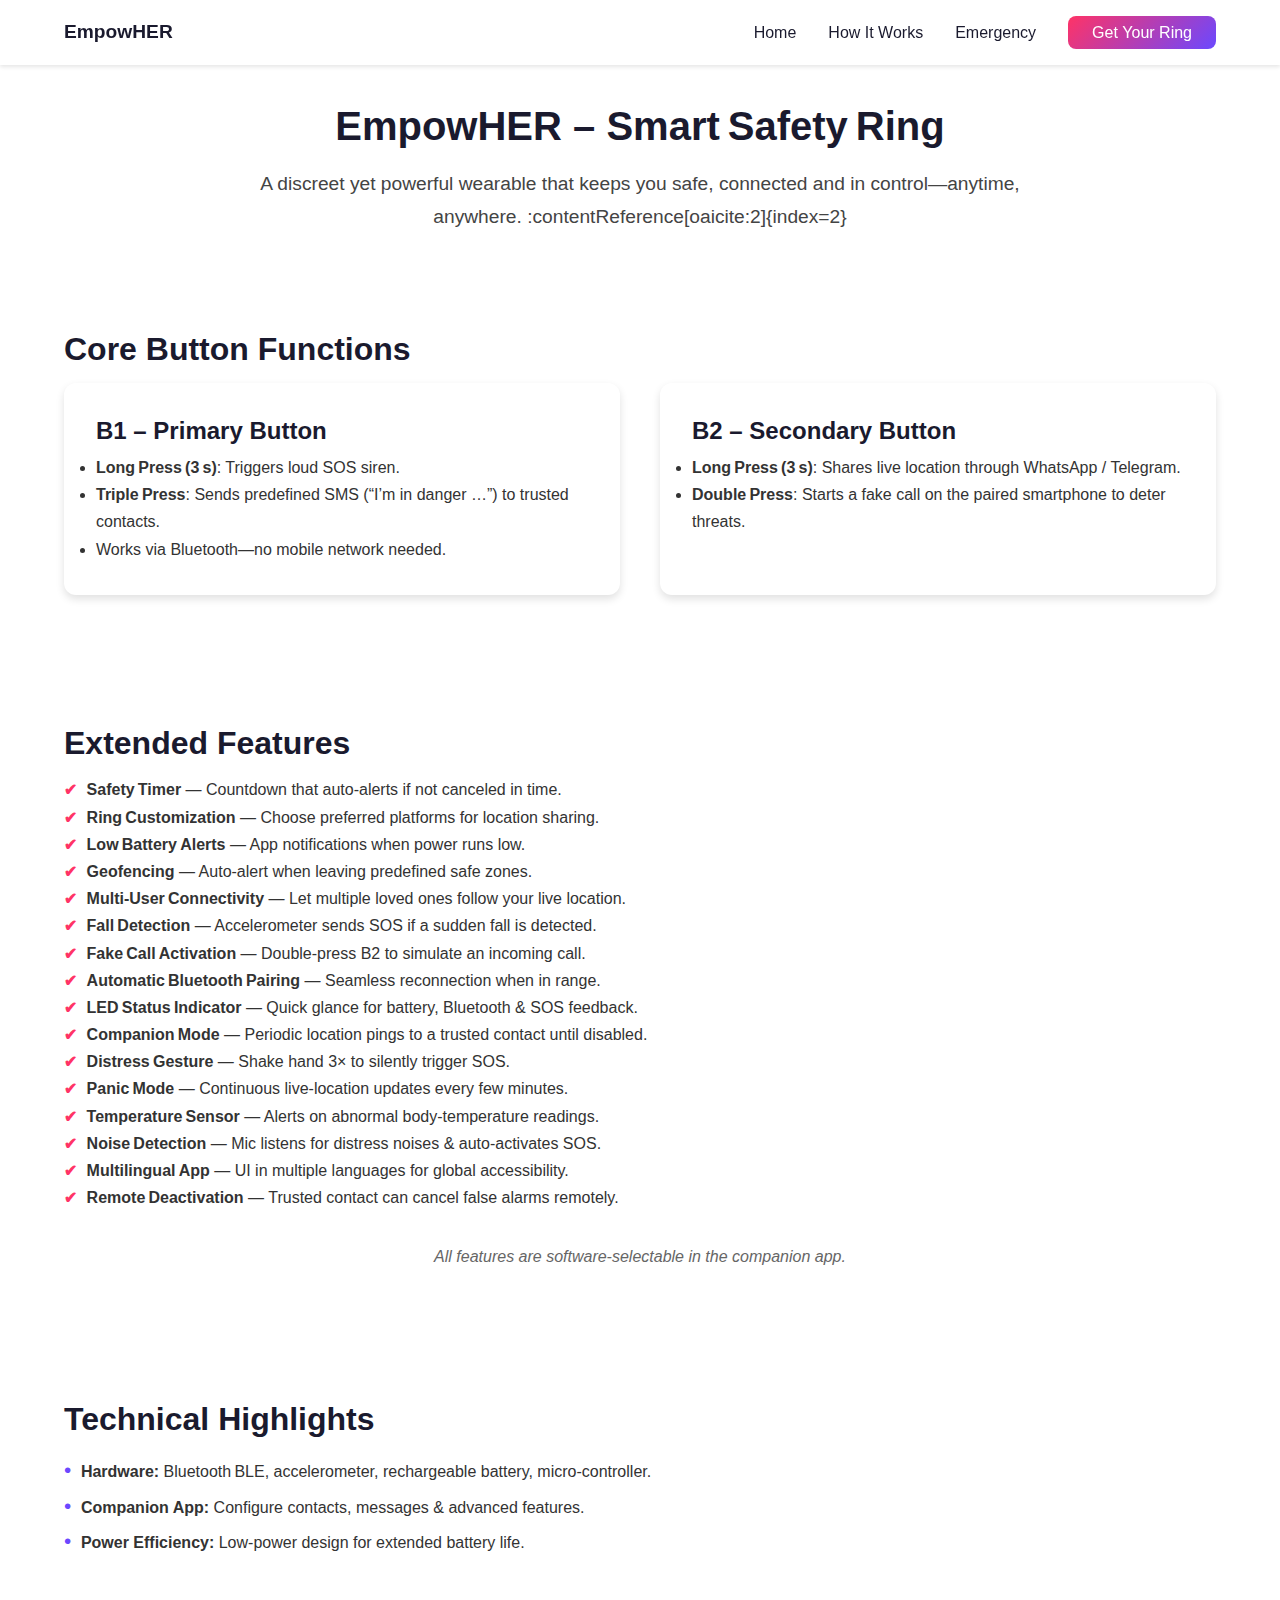
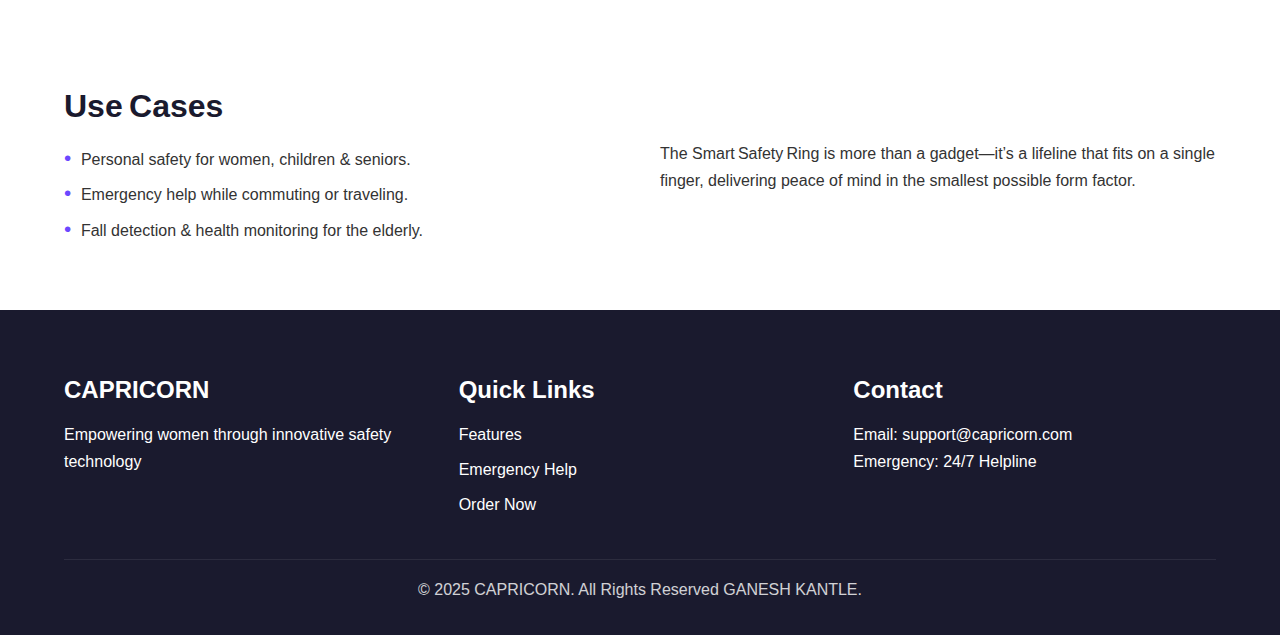
<file: files/features.html>
<!DOCTYPE html>
<html lang="en">
<head>
  <meta charset="UTF-8" />
  <meta name="viewport" content="width=device-width, initial-scale=1.0" />
  <title>Features</title>

  <!-- Theme stylesheet (reuse variables + header/nav styles you built earlier) -->
  <link rel="stylesheet" href="/styles/features.css" />
</head>
<body class="features-page">

<header class="main-header">
  <nav class="primary-nav">
    <div class="logo">
      <a href="/index.html">EmpowHER</a>
    </div>

    <!-- invisible checkbox drives the menu -->
    <input type="checkbox" id="nav-toggle" class="nav-toggle" aria-label="Open menu">

    <!-- hamburger icon -->
    <label for="nav-toggle" class="hamburger" aria-hidden="true">
      <span></span><span></span><span></span>
    </label>

    <!-- links -->
    <ul class="nav-links">
      <li><a href="/index.html">Home</a></li>
      <li><a href="/index.html">How&nbsp;It&nbsp;Works</a></li>
      <li><a href="/files/emergency.html">Emergency</a></li>
      <li><a href="/index.html" class="cta-button">Get&nbsp;Your&nbsp;Ring</a></li>
    </ul>
  </nav>
</header>

  <main class="page-main">

    <!-- ---------- Intro / Hero ---------- -->
    <section class="hero">
      <div class="container">
        <h1>EmpowHER – Smart Safety Ring</h1>
        <p class="lead">
          A discreet yet powerful wearable that keeps you safe, connected and in control—anytime, anywhere. :contentReference[oaicite:2]{index=2}
        </p>
      </div>
    </section>

    <!-- ---------- Core Button Functions ---------- -->
    <section id="core-functions" class="section">
      <div class="container">
        <h2>Core Button Functions</h2>
        <div class="grid-two">
          <!-- B1 -->
          <article class="card">
            <h3>B1 – Primary Button</h3>
            <ul>
              <li><strong>Long Press (3 s)</strong>: Triggers loud SOS siren.</li>
              <li><strong>Triple Press</strong>: Sends predefined SMS (“I’m in danger …”) to trusted contacts.</li>
              <li>Works via Bluetooth—no mobile network needed.</li>
            </ul>
          </article>
          <!-- B2 -->
          <article class="card">
            <h3>B2 – Secondary Button</h3>
            <ul>
              <li><strong>Long Press (3 s)</strong>: Shares live location through WhatsApp / Telegram.</li>
              <li><strong>Double Press</strong>: Starts a fake call on the paired smartphone to deter threats.</li>
            </ul>
          </article>
        </div>
      </div>
    </section>

    <!-- ---------- Extended Features ---------- -->
    <section id="extended-features" class="section alt">
      <div class="container">
        <h2>Extended Features</h2>

        <div class="features-grid">
          <!-- Each li is a “card” for flow & readability -->
          <ul class="feature-list">

            <li><strong>Safety Timer</strong> — Countdown that auto‑alerts if not canceled in time.</li>

            <li><strong>Ring Customization</strong> — Choose preferred platforms for location sharing.</li>

            <li><strong>Low Battery Alerts</strong> — App notifications when power runs low.</li>

            <li><strong>Geofencing</strong> — Auto‑alert when leaving predefined safe zones.</li>

            <li><strong>Multi‑User Connectivity</strong> — Let multiple loved ones follow your live location.</li>

            <li><strong>Fall Detection</strong> — Accelerometer sends SOS if a sudden fall is detected.</li>

            <li><strong>Fake Call Activation</strong> — Double‑press B2 to simulate an incoming call.</li>

            <li><strong>Automatic Bluetooth Pairing</strong> — Seamless reconnection when in range.</li>

            <li><strong>LED Status Indicator</strong> — Quick glance for battery, Bluetooth & SOS feedback.</li>

            <li><strong>Companion Mode</strong> — Periodic location pings to a trusted contact until disabled.</li>

            <li><strong>Distress Gesture</strong> — Shake hand 3× to silently trigger SOS.</li>

            <li><strong>Panic Mode</strong> — Continuous live‑location updates every few minutes.</li>

            <li><strong>Temperature Sensor</strong> — Alerts on abnormal body‑temperature readings.</li>

            <li><strong>Noise Detection</strong> — Mic listens for distress noises & auto‑activates SOS.</li>

            <li><strong>Multilingual App</strong> — UI in multiple languages for global accessibility.</li>

            <li><strong>Remote Deactivation</strong> — Trusted contact can cancel false alarms remotely.</li>

          </ul>
        </div>
        <p class="note">All features are software‑selectable in the companion app. </p>
      </div>
    </section>

    <!-- ---------- Technical Highlights ---------- -->
    <section id="technical" class="section">
      <div class="container">
        <h2>Technical Highlights</h2>
        <ul class="bullets">
          <li><strong>Hardware:</strong> Bluetooth BLE, accelerometer, rechargeable battery, micro‑controller.</li>
          <li><strong>Companion App:</strong> Configure contacts, messages & advanced features.</li>
          <li><strong>Power Efficiency:</strong> Low‑power design for extended battery life.</li>
        </ul>
      </div>
    </section>

    <!-- ---------- Use Cases ---------- -->
    <section id="use-cases" class="section alt">
      <div class="container">
        <h2>Use Cases</h2>
        <div class="grid-two">
          <ul class="bullets">
            <li>Personal safety for women, children & seniors.</li>
            <li>Emergency help while commuting or traveling.</li>
            <li>Fall detection & health monitoring for the elderly.</li>
          </ul>
          <p>
            The Smart Safety Ring is more than a gadget—it’s a lifeline that fits on a single finger, delivering peace of mind in the smallest possible form factor.
          </p>
        </div>
      </div>
    </section>

  </main>

  <!-- ===== Footer ===== -->
    <footer>
      <div class="footer-content">
        <div class="footer-section">
          <h3>CAPRICORN</h3>
          <p>Empowering women through innovative
safety technology</p>
        </div>
        <div class="footer-section">
          <h3>Quick Links</h3>
          <ul>
            <li><a href="features.html">Features</a></li>
            <li><a href="/files/emergency.html">Emergency Help</a></li>
            <li><a href="/index.html">Order Now</a></li>
          </ul>
        </div>
        <div class="footer-section">
          <h3>Contact</h3>
          <p>Email: support@capricorn.com</p>
          <p>Emergency: 24/7 Helpline</p>
        </div>
      </div>
      <div class="footer-bottom">
      <p>&copy; 2025 CAPRICORN. All Rights Reserved <a href="https://ganesh-portfolio-dusky.vercel.app/">GANESH KANTLE.</a></p>
      </div>
    </footer>

</body>
</html>
</file>
<file: styles/features.css>
/* =========================================================
   CATCHY MODERN THEME STYLESHEET — Responsive & Stylish
   ========================================================= */

/* Core Variables */
:root {
    --primary: #ff3366;
    --secondary: #6b48ff;
    --accent: #00d4ff;
    --emergency: #ff2121;
    --success: #00c853;
    --warning: #ffd600;
    --dark: #1a1a2e;
    --light: #ffffff;
    --gradient: linear-gradient(135deg, var(--primary), var(--secondary));
    --shadow-sm: 0 2px 4px rgba(0, 0, 0, 0.1);
    --shadow-md: 0 4px 8px rgba(0, 0, 0, 0.12);
    --shadow-lg: 0 8px 16px rgba(0, 0, 0, 0.15);
    --radius-sm: 8px;
    --radius-md: 12px;
    --radius-lg: 20px;
}

/* =========================================================
   BASE RESET + SMOOTH SCROLL + TYPOGRAPHY
   ========================================================= */

* { box-sizing: border-box; margin: 0; padding: 0; }
html { scroll-behavior: smooth; }
body {
  font-family: 'Poppins', 'Segoe UI', sans-serif;
  background: var(--bg-light);
  color: var(--dark);
  line-height: 1.7;
  font-size: 16px;
  overflow-x: hidden;
}
h1, h2, h3 {
  line-height: 1.3;
  font-weight: 700;
  color: var(--dark);
}
h1 { font-size: 2.5rem; margin-bottom: 1rem; }
h2 { font-size: 2rem; margin-bottom: 0.75rem; }
h3 { font-size: 1.5rem; margin-bottom: 0.5rem; }
p, li { font-size: 1rem; color: #333; }

/* Hero Highlight */
.lead {
  font-size: 1.2rem;
  color: #444;
  max-width: 800px;
  margin: 0 auto 2rem;
  text-align: center;
}

/* =========================================================
   REUSABLE LAYOUT UTILITIES
   ========================================================= */
.container {
  width: 90%;
  max-width: 1280px;
  margin: 0 auto;
}

.container h1{
    text-align: center;
}
.section {
  padding: 4rem 0;
}
.section.alt {
  background: #ffffff;
}
.page-main {
  padding-top: 100px;
}

.grid-two {
  display: grid;
  grid-template-columns: repeat(auto-fit, minmax(280px, 1fr));
  gap: 2.5rem;
}

.card {
  background: var(--light);
  border-radius: var(--radius-md);
  padding: 2rem;
  box-shadow: var(--shadow-md);
  transition: transform 0.3s ease, box-shadow 0.3s ease;
}
.card:hover {
  transform: translateY(-5px);
  box-shadow: var(--shadow-lg);
}

ul.feature-list, ul.bullets {
  list-style: none;
  padding-left: 0;
}
ul.feature-list li::before {
  content: '✔';
  color: var(--primary);
  margin-right: 0.6rem;
  font-weight: bold;
}

ul.bullets li::before {
  content: '\2022';
  color: var(--secondary);
  margin-right: 0.6rem;
  font-size: 1.3rem;
}

.note {
  margin-top: 2rem;
  font-style: italic;
  color: #666;
  text-align: center;
}

/* =========================================================
   NAVIGATION BAR

   
/* ---------- core header (unchanged desktop look) ---------- */
.main-header {
  position: fixed;
  top: 0;
  width: 100%;
  background: rgba(255, 255, 255, 0.95);
  backdrop-filter: blur(10px);
  z-index: 1000;
  box-shadow: var(--shadow-sm);
}

.primary-nav {
  display: flex;
  justify-content: space-between;
  align-items: center;
  padding: 1rem 5%;
  max-width: 1400px;
  margin: 0 auto;
}

.logo a {
  font-weight: 600;
  font-size: 1.2rem;
  color: var(--dark);
  text-decoration: none;
}

.nav-links {
  display: flex;
  gap: 2rem;
  list-style: none;
  align-items: center;
}

.nav-links a {
  text-decoration: none;
  color: var(--dark);
  font-weight: 500;
}

.cta-button {
  background: linear-gradient(135deg, var(--primary), var(--secondary));
  color: var(--light) !important;
  padding: 0.5rem 1.5rem;
  border-radius: var(--radius-sm);
  white-space: nowrap;
}

/* ---------- mobile controls ---------- */
.nav-toggle,
.hamburger {
  display: none;
}

/* hidden on large screens */

@media (max-width: 768px) {

  /* show hamburger + hide menu until toggled */
  .hamburger {
    display: flex;
    flex-direction: column;
    justify-content: space-between;
    width: 24px;
    height: 18px;
    cursor: pointer;
  }

  .hamburger span {
    height: 3px;
    background: var(--dark);
    border-radius: 3px;
  }

  .nav-toggle {
    /* invisible checkbox covers the hamburger area for tap */
    position: absolute;
    right: 5%;
    width: 32px;
    height: 32px;
    opacity: 0;
    cursor: pointer;
    z-index: 1100;
  }

  .nav-links {
    position: absolute;
    top: 100%;
    left: 0;
    right: 0;
    background: rgba(255, 255, 255, 0.95);
    backdrop-filter: blur(10px);
    flex-direction: column;
    align-items: flex-start;
    gap: 1rem;
    padding: 1rem 5%;
    display: none;
    /* keep it hidden */
  }

  #nav-toggle:checked~.nav-links {
    display: flex;
  }

  /* reveal on tap */
}
 

/* Footer Styles */
footer {
    background: #1a1a2e;;
    color: #ffffff;
    padding: 4rem 5% 2rem;
}

.footer-content {
    display: grid;
    grid-template-columns: repeat(auto-fit, minmax(220px, 1fr));
    gap: 2rem;
    margin-bottom: 2rem;
}

.footer-section h3 {
    margin-bottom: 1rem;
    color: white;
}

.footer-section p{
    color: white;
}

.footer-bottom p a{
    text-decoration: none;
    color: white;
}

.footer-bottom p{
    color: white;
}

.footer-section ul {
    list-style: none;
    padding: 0;
}

.footer-section ul li {
    margin-bottom: 0.5rem;
}

.footer-section ul li a {
    color: white;
    text-decoration: none;
    transition: color 0.3s ease;
}

.footer-section ul li a:hover {
    color: var(--accent);
}

.footer-bottom {
    text-align: center;
    font-size: 0.9rem;
    opacity: 0.8;
    border-top: 1px solid rgba(255, 255, 255, 0.1);
    padding-top: 1rem;
}

@media (max-width: 480px) {
    .step-number {
        font-size: 1.2rem;
        width: 32px;
        height: 32px;
        line-height: 32px;
    }

    .order-form input,
    .order-form select,
    .order-form button {
        font-size: 0.95rem;
        padding: 0.9rem;
    }

    .footer-content {
        grid-template-columns: 1fr;
    }
}


/* =========================================================
   RESPONSIVE TUNING
   ========================================================= */
@media (max-width: 480px) {
  h1 { font-size: 2rem; }
  h2 { font-size: 1.5rem; }
  .lead { font-size: 1.05rem; }
  .grid-two,
  .features-grid .feature-list {
    grid-template-columns: 1fr;
  }
  .cta-button {
    padding: 0.5rem 1rem;
    font-size: 0.95rem;
  }
}
@media (min-width: 1440px) {
  .container { max-width: 1300px; }
}
</file>
